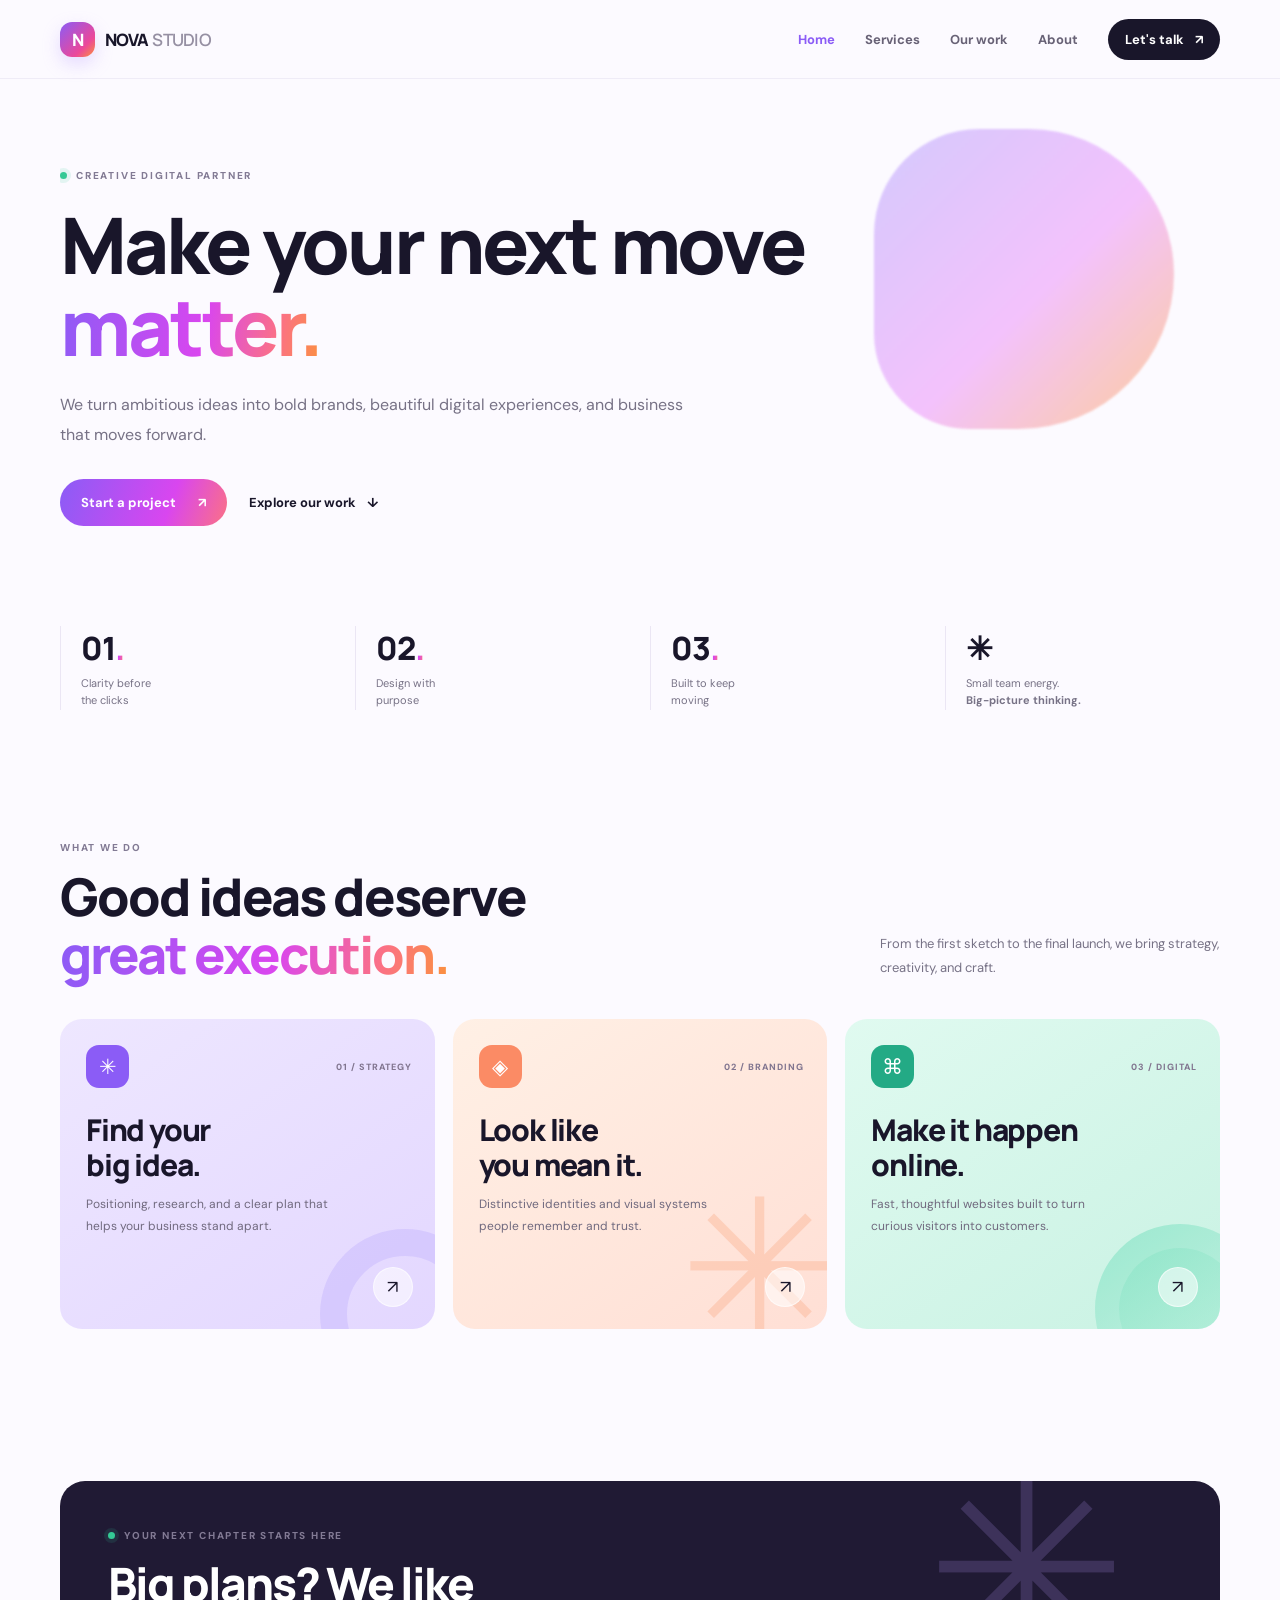
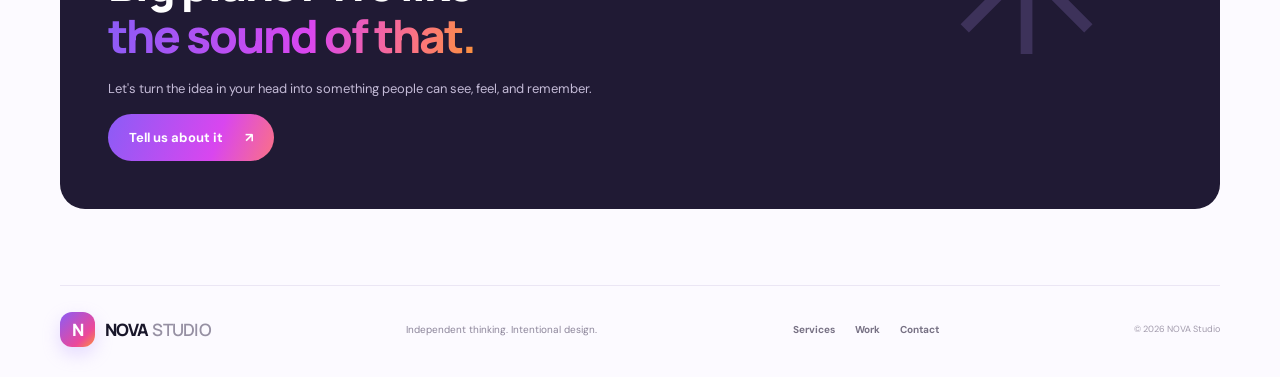
<file: index.html>
<!DOCTYPE html><html lang="en"><head><meta charset="UTF-8"><meta name="viewport" content="width=device-width,initial-scale=1"><meta name="description" content="NOVA Studio — creative strategy, branding and web experiences."><title>NOVA Studio | Home</title><link rel="stylesheet" href="style.css"></head><body>
<header class="site-header"><nav class="nav container"><a class="brand" href="index.html"><span class="brand-mark">N</span><span>NOVA<span class="brand-light">STUDIO</span></span></a><button class="menu-toggle" aria-label="Open navigation menu" aria-expanded="false"><span></span><span></span></button><div class="nav-links"><a class="active" href="index.html">Home</a><a href="services.html">Services</a><a href="work.html">Our work</a><a href="about.html">About</a><a class="nav-cta" href="contact.html">Let's talk <span>↗</span></a></div></nav></header>
<main><section class="page-hero container"><div class="hero-orb"></div><div class="eyebrow"><span class="dot"></span> CREATIVE DIGITAL PARTNER</div><h1>Make your next move <span class="gradient-text">matter.</span></h1><p>We turn ambitious ideas into bold brands, beautiful digital experiences, and business that moves forward.</p><div style="display:flex;gap:22px;align-items:center;flex-wrap:wrap;margin-top:28px"><a class="button primary" href="contact.html">Start a project <span>↗</span></a><a class="text-link" href="work.html">Explore our work <span>↓</span></a></div></section>
<section class="container stats reveal"><div class="stat"><strong>01<span class="gradient-text">.</span></strong><p>Clarity before<br>the clicks</p></div><div class="stat"><strong>02<span class="gradient-text">.</span></strong><p>Design with<br>purpose</p></div><div class="stat"><strong>03<span class="gradient-text">.</span></strong><p>Built to keep<br>moving</p></div><div class="stat"><strong>✳</strong><p>Small team energy.<br><b>Big-picture thinking.</b></p></div></section>
<section class="section container"><div class="section-head reveal"><div><div class="eyebrow">WHAT WE DO</div><h2>Good ideas deserve<br><span class="gradient-text">great execution.</span></h2></div><p>From the first sketch to the final launch, we bring strategy, creativity, and craft.</p></div><div class="grid-3"><article class="service-card lilac reveal"><div class="service-icon">✳</div><span class="card-index">01 / STRATEGY</span><h3>Find your<br>big idea.</h3><p>Positioning, research, and a clear plan that helps your business stand apart.</p><span class="card-deco ring"></span><a class="circle-link" href="services.html" aria-label="Explore strategy">↗</a></article><article class="service-card peach reveal"><div class="service-icon">◈</div><span class="card-index">02 / BRANDING</span><h3>Look like<br>you mean it.</h3><p>Distinctive identities and visual systems people remember and trust.</p><span class="card-deco star">✳</span><a class="circle-link" href="services.html" aria-label="Explore branding">↗</a></article><article class="service-card mint reveal"><div class="service-icon">⌘</div><span class="card-index">03 / DIGITAL</span><h3>Make it happen<br>online.</h3><p>Fast, thoughtful websites built to turn curious visitors into customers.</p><span class="card-deco orb-deco"></span><a class="circle-link" href="services.html" aria-label="Explore digital">↗</a></article></div></section>
<section class="section container"><div class="feature-band reveal"><div class="eyebrow"><span class="dot"></span> YOUR NEXT CHAPTER STARTS HERE</div><h2>Big plans? We like<br><span class="gradient-text">the sound of that.</span></h2><p>Let's turn the idea in your head into something people can see, feel, and remember.</p><a class="button primary" href="contact.html">Tell us about it <span>↗</span></a></div></section></main>
<footer class="footer container"><a class="brand" href="index.html"><span class="brand-mark">N</span><span>NOVA<span class="brand-light">STUDIO</span></span></a><p>Independent thinking. Intentional design.</p><div class="footer-links"><a href="services.html">Services</a><a href="work.html">Work</a><a href="contact.html">Contact</a></div><span class="copyright">© <span class="year"></span> NOVA Studio</span></footer><div class="toast" role="status"></div><script src="script.js"></script></body></html>
</file>
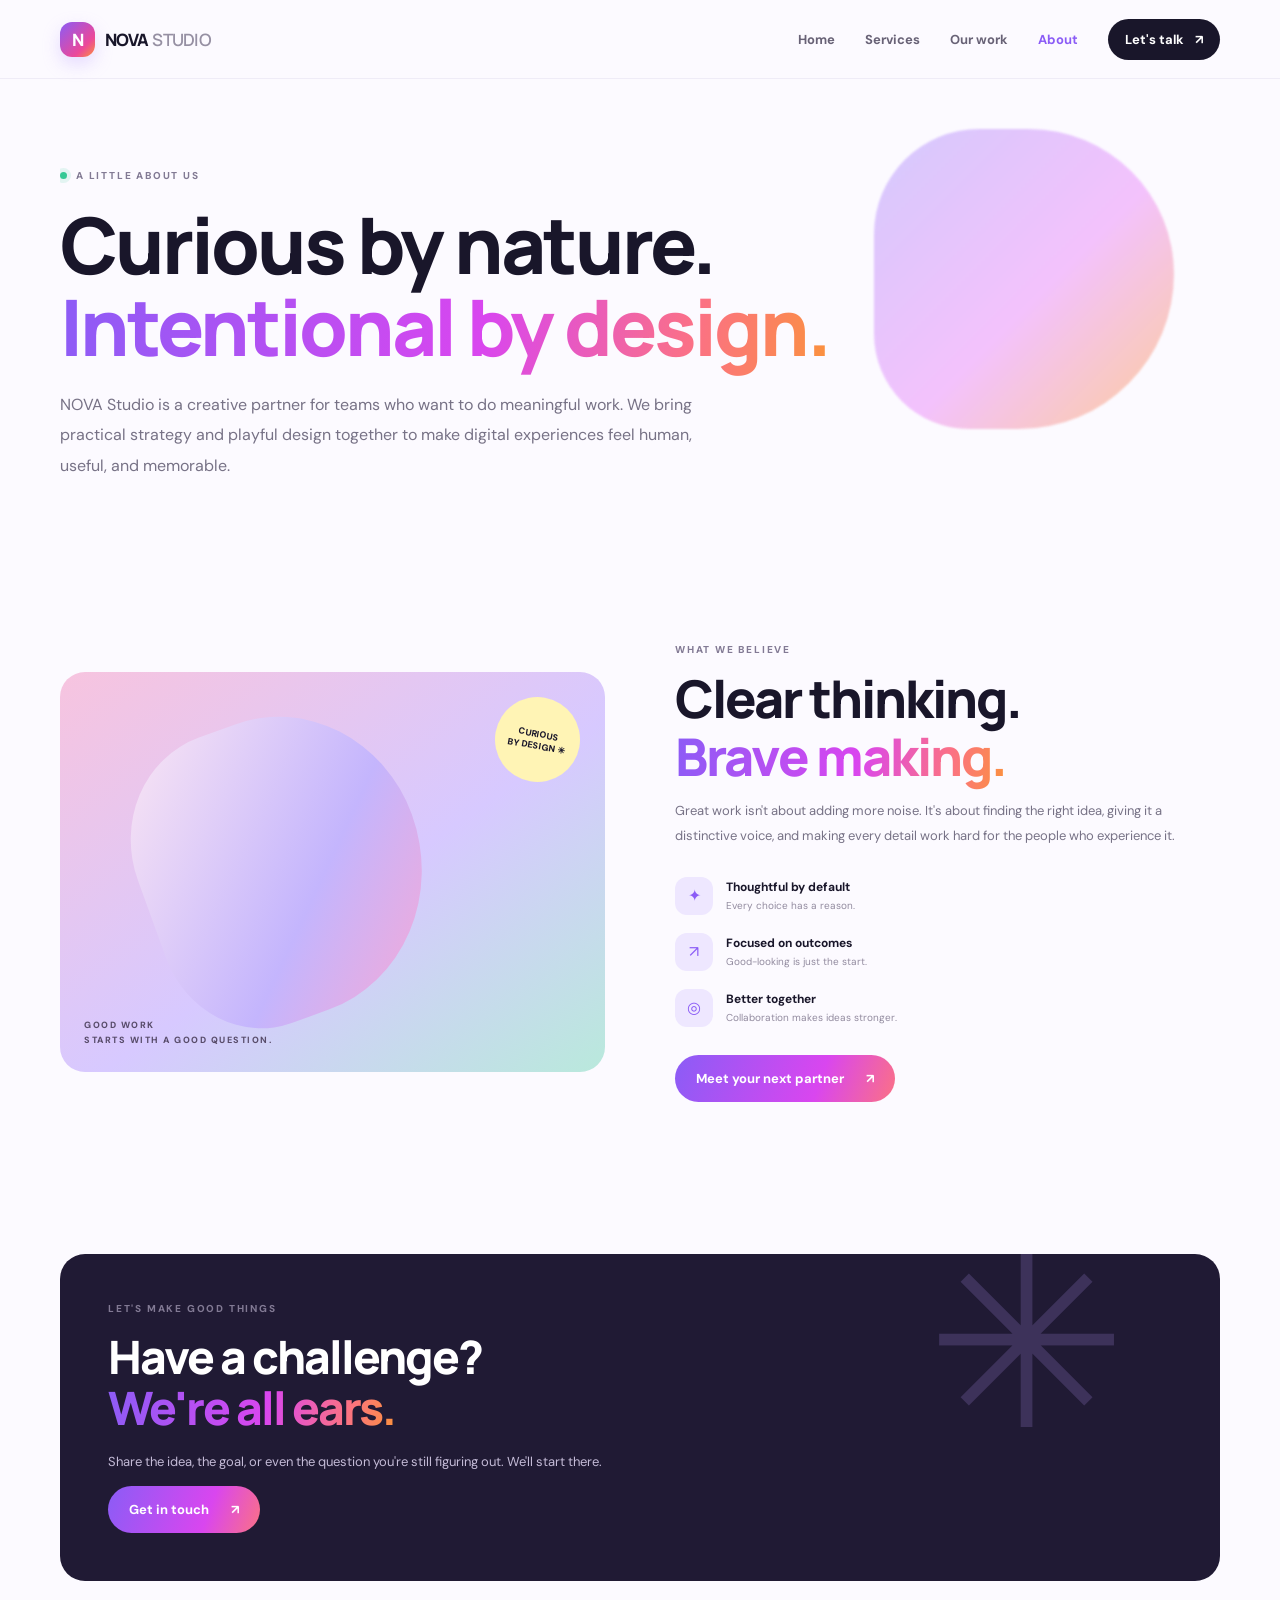
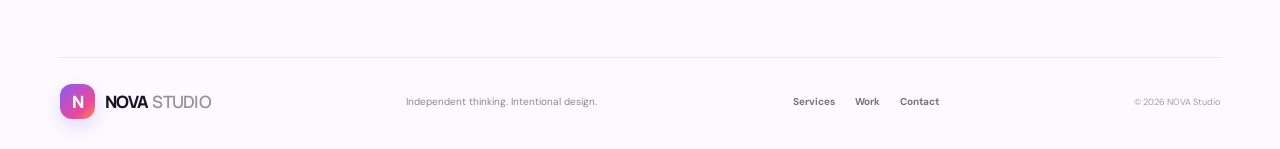
<file: about.html>
<!DOCTYPE html><html lang="en"><head><meta charset="UTF-8"><meta name="viewport" content="width=device-width,initial-scale=1"><title>About | NOVA Studio</title><link rel="stylesheet" href="style.css"></head><body>
<header class="site-header"><nav class="nav container"><a class="brand" href="index.html"><span class="brand-mark">N</span><span>NOVA<span class="brand-light">STUDIO</span></span></a><button class="menu-toggle" aria-label="Open navigation menu" aria-expanded="false"><span></span><span></span></button><div class="nav-links"><a href="index.html">Home</a><a href="services.html">Services</a><a href="work.html">Our work</a><a class="active" href="about.html">About</a><a class="nav-cta" href="contact.html">Let's talk <span>↗</span></a></div></nav></header>
<main><section class="page-hero container"><div class="hero-orb"></div><div class="eyebrow"><span class="dot"></span> A LITTLE ABOUT US</div><h1>Curious by nature.<br><span class="gradient-text">Intentional by design.</span></h1><p>NOVA Studio is a creative partner for teams who want to do meaningful work. We bring practical strategy and playful design together to make digital experiences feel human, useful, and memorable.</p></section>
<section class="section container"><div class="about-layout"><div class="about-art reveal"><div class="about-blob"></div><div class="about-stamp">CURIOUS<br>BY DESIGN ✳</div><div style="position:absolute;bottom:24px;left:24px;font-size:9px;font-weight:800;letter-spacing:1.5px;line-height:1.7;color:#584c6a">GOOD WORK<br>STARTS WITH A GOOD QUESTION.</div></div><div class="content-copy reveal"><div class="eyebrow">WHAT WE BELIEVE</div><h2>Clear thinking.<br><span class="gradient-text">Brave making.</span></h2><p>Great work isn't about adding more noise. It's about finding the right idea, giving it a distinctive voice, and making every detail work hard for the people who experience it.</p><div class="point-list"><div class="point"><span>✦</span><div><b>Thoughtful by default</b><small>Every choice has a reason.</small></div></div><div class="point"><span>↗</span><div><b>Focused on outcomes</b><small>Good-looking is just the start.</small></div></div><div class="point"><span>◎</span><div><b>Better together</b><small>Collaboration makes ideas stronger.</small></div></div></div><a class="button primary" href="contact.html">Meet your next partner <span>↗</span></a></div></div></section>
<section class="section container"><div class="feature-band reveal"><div class="eyebrow">LET'S MAKE GOOD THINGS</div><h2>Have a challenge?<br><span class="gradient-text">We're all ears.</span></h2><p>Share the idea, the goal, or even the question you're still figuring out. We'll start there.</p><a class="button primary" href="contact.html">Get in touch <span>↗</span></a></div></section></main>
<footer class="footer container"><a class="brand" href="index.html"><span class="brand-mark">N</span><span>NOVA<span class="brand-light">STUDIO</span></span></a><p>Independent thinking. Intentional design.</p><div class="footer-links"><a href="services.html">Services</a><a href="work.html">Work</a><a href="contact.html">Contact</a></div><span class="copyright">© <span class="year"></span> NOVA Studio</span></footer><div class="toast" role="status"></div><script src="script.js"></script></body></html>
</file>
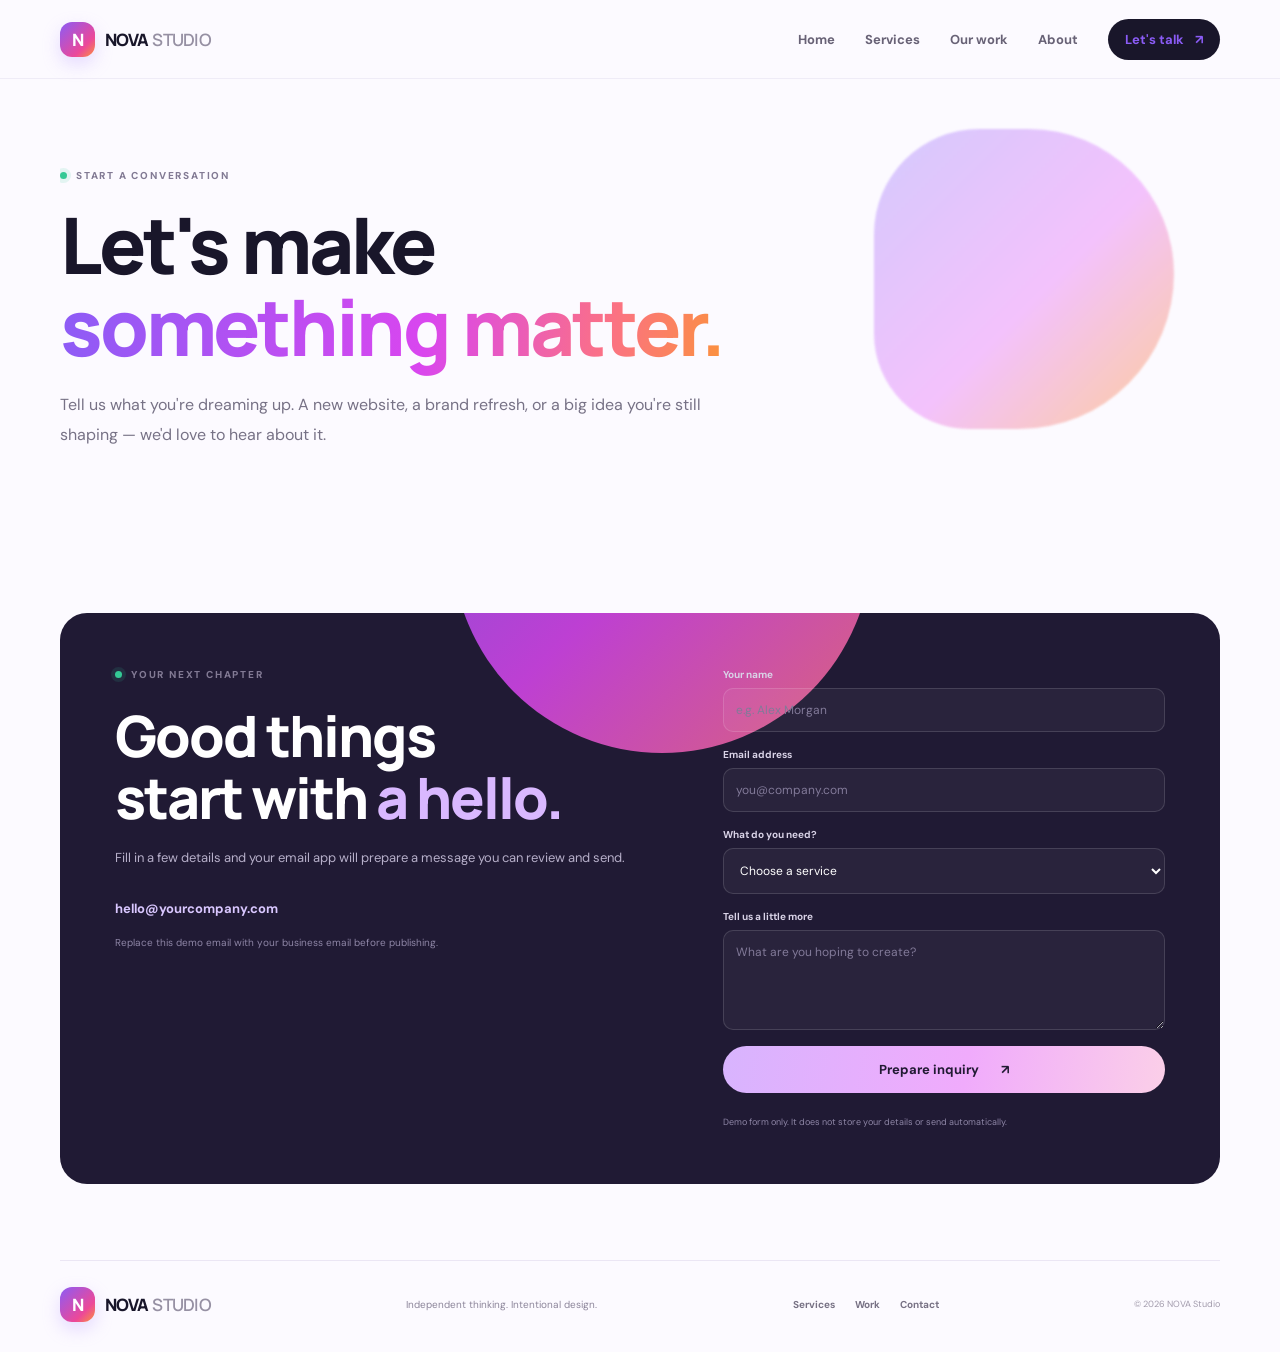
<file: contact.html>
<!DOCTYPE html><html lang="en"><head><meta charset="UTF-8"><meta name="viewport" content="width=device-width,initial-scale=1"><title>Contact | NOVA Studio</title><link rel="stylesheet" href="style.css"></head><body>
<header class="site-header"><nav class="nav container"><a class="brand" href="index.html"><span class="brand-mark">N</span><span>NOVA<span class="brand-light">STUDIO</span></span></a><button class="menu-toggle" aria-label="Open navigation menu" aria-expanded="false"><span></span><span></span></button><div class="nav-links"><a href="index.html">Home</a><a href="services.html">Services</a><a href="work.html">Our work</a><a href="about.html">About</a><a class="nav-cta active" href="contact.html">Let's talk <span>↗</span></a></div></nav></header>
<main><section class="page-hero container"><div class="hero-orb"></div><div class="eyebrow"><span class="dot"></span> START A CONVERSATION</div><h1>Let's make<br><span class="gradient-text">something matter.</span></h1><p>Tell us what you're dreaming up. A new website, a brand refresh, or a big idea you're still shaping — we'd love to hear about it.</p></section>
<section class="section container"><div class="contact-panel reveal"><div class="contact-copy"><div class="eyebrow"><span class="dot"></span> YOUR NEXT CHAPTER</div><h2>Good things<br>start with <span>a hello.</span></h2><p>Fill in a few details and your email app will prepare a message you can review and send.</p><p style="margin-top:28px;color:#d9c7ff;font-weight:700">hello@yourcompany.com</p><p style="font-size:10px;color:#8e86a6">Replace this demo email with your business email before publishing.</p></div>
<form class="contact-form" id="contactForm"><label for="name">Your name</label><input id="name" name="name" required minlength="2" placeholder="e.g. Alex Morgan"><label for="email">Email address</label><input id="email" name="email" type="email" required placeholder="you@company.com"><label for="service">What do you need?</label><select id="service" name="service" required><option value="" disabled selected>Choose a service</option><option>Brand strategy</option><option>Brand identity</option><option>Website design and development</option><option>Something else</option></select><label for="message">Tell us a little more</label><textarea id="message" name="message" required minlength="8" placeholder="What are you hoping to create?"></textarea><button class="button" type="submit">Prepare inquiry <span>↗</span></button><p class="form-message" id="formMessage" role="status" aria-live="polite"></p><small style="color:#8e86a6;font-size:9px;line-height:1.6">Demo form only. It does not store your details or send automatically.</small></form></div></section></main>
<footer class="footer container"><a class="brand" href="index.html"><span class="brand-mark">N</span><span>NOVA<span class="brand-light">STUDIO</span></span></a><p>Independent thinking. Intentional design.</p><div class="footer-links"><a href="services.html">Services</a><a href="work.html">Work</a><a href="contact.html">Contact</a></div><span class="copyright">© <span class="year"></span> NOVA Studio</span></footer><div class="toast" role="status"></div><script src="script.js"></script></body></html>
</file>
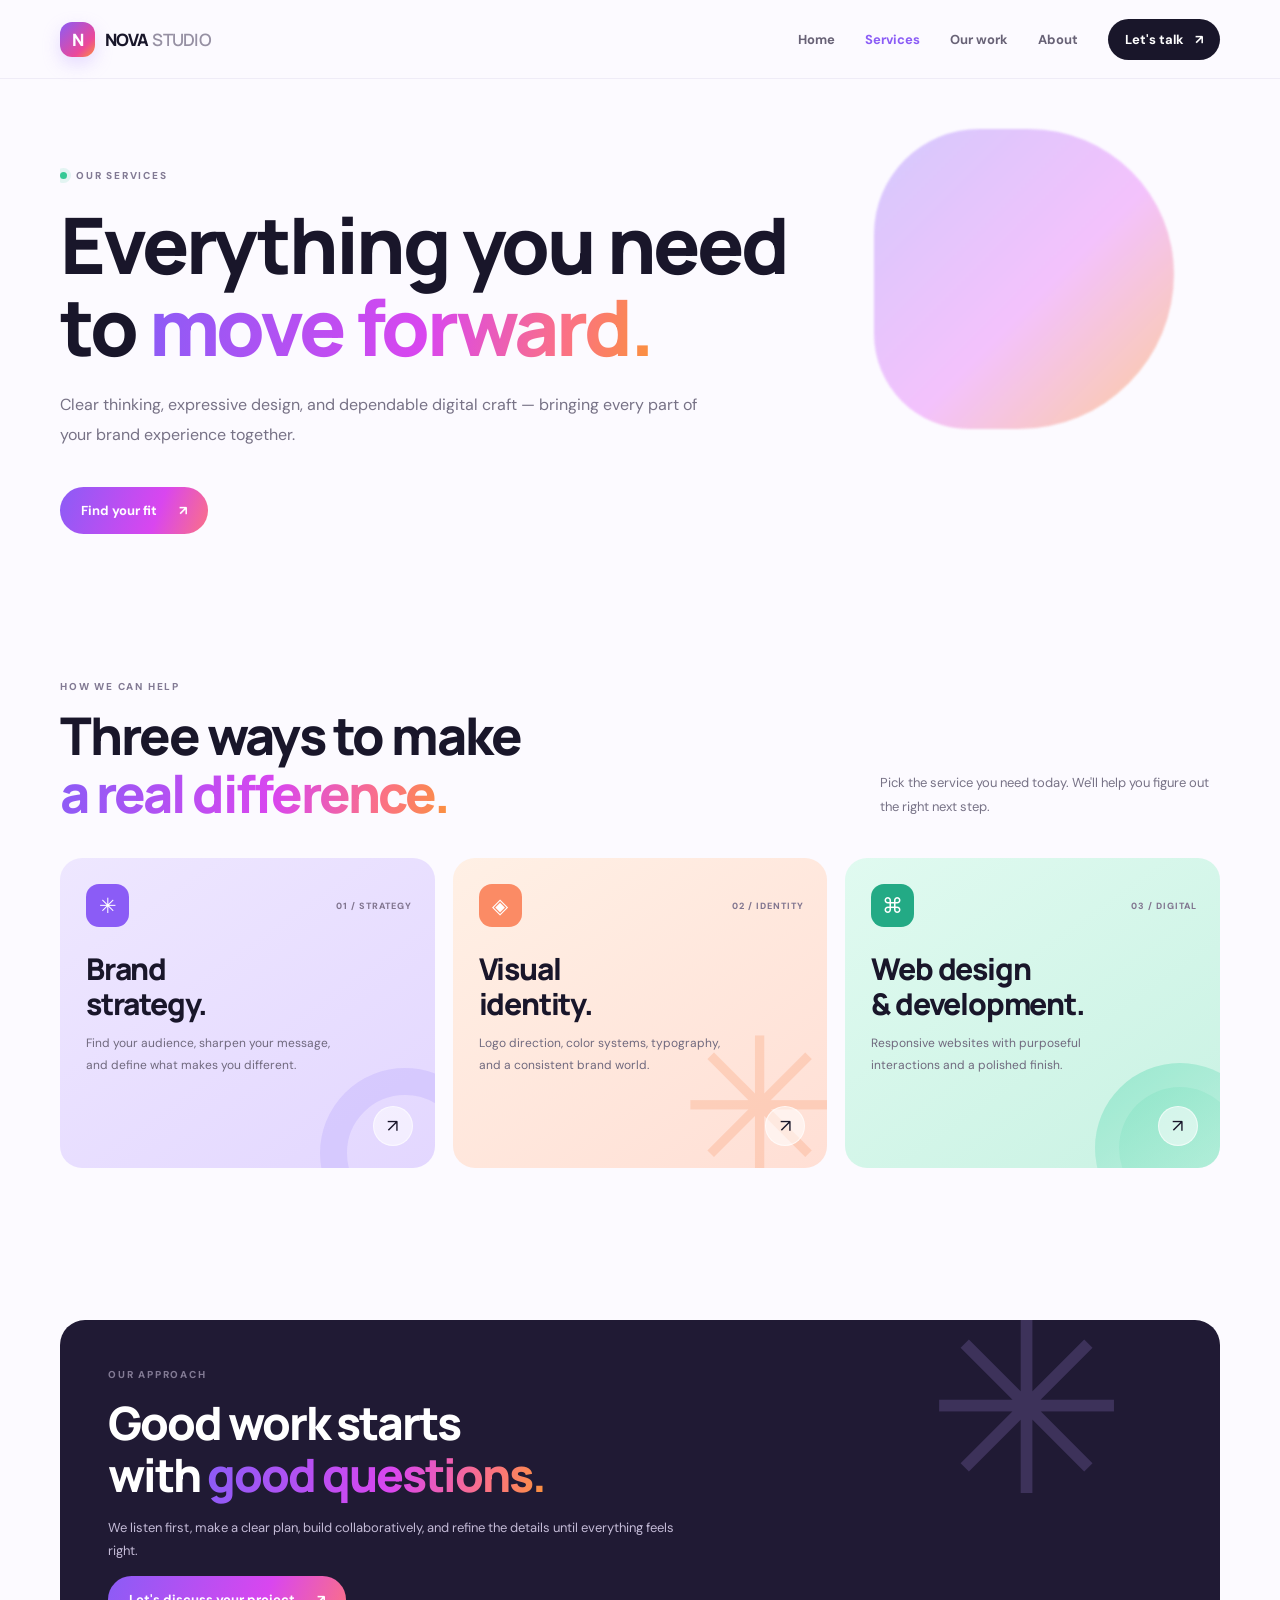
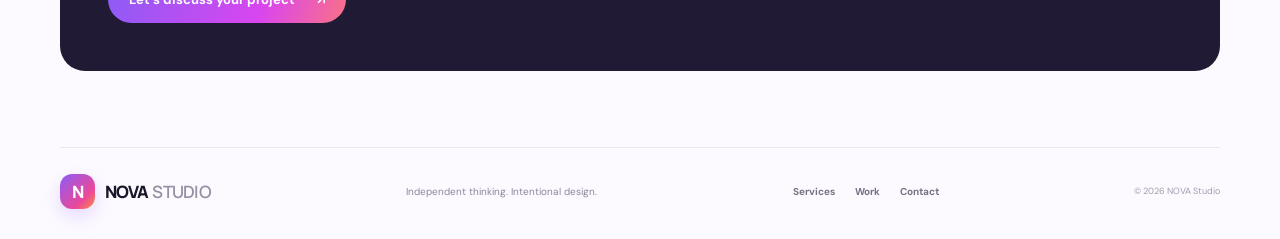
<file: services.html>
<!DOCTYPE html><html lang="en"><head><meta charset="UTF-8"><meta name="viewport" content="width=device-width,initial-scale=1"><title>Services | NOVA Studio</title><link rel="stylesheet" href="style.css"></head><body>
<header class="site-header"><nav class="nav container"><a class="brand" href="index.html"><span class="brand-mark">N</span><span>NOVA<span class="brand-light">STUDIO</span></span></a><button class="menu-toggle" aria-label="Open navigation menu" aria-expanded="false"><span></span><span></span></button><div class="nav-links"><a href="index.html">Home</a><a class="active" href="services.html">Services</a><a href="work.html">Our work</a><a href="about.html">About</a><a class="nav-cta" href="contact.html">Let's talk <span>↗</span></a></div></nav></header>
<main><section class="page-hero container"><div class="hero-orb"></div><div class="eyebrow"><span class="dot"></span> OUR SERVICES</div><h1>Everything you need<br>to <span class="gradient-text">move forward.</span></h1><p>Clear thinking, expressive design, and dependable digital craft — bringing every part of your brand experience together.</p><a class="button primary" href="contact.html" style="margin-top:20px">Find your fit <span>↗</span></a></section>
<section class="section container"><div class="section-head reveal"><div><div class="eyebrow">HOW WE CAN HELP</div><h2>Three ways to make<br><span class="gradient-text">a real difference.</span></h2></div><p>Pick the service you need today. We'll help you figure out the right next step.</p></div><div class="grid-3"><article class="service-card lilac reveal"><div class="service-icon">✳</div><span class="card-index">01 / STRATEGY</span><h3>Brand<br>strategy.</h3><p>Find your audience, sharpen your message, and define what makes you different.</p><span class="card-deco ring"></span><a class="circle-link" href="contact.html?service=Brand%20strategy" aria-label="Enquire about strategy">↗</a></article><article class="service-card peach reveal"><div class="service-icon">◈</div><span class="card-index">02 / IDENTITY</span><h3>Visual<br>identity.</h3><p>Logo direction, color systems, typography, and a consistent brand world.</p><span class="card-deco star">✳</span><a class="circle-link" href="contact.html?service=Brand%20identity" aria-label="Enquire about identity">↗</a></article><article class="service-card mint reveal"><div class="service-icon">⌘</div><span class="card-index">03 / DIGITAL</span><h3>Web design<br>& development.</h3><p>Responsive websites with purposeful interactions and a polished finish.</p><span class="card-deco orb-deco"></span><a class="circle-link" href="contact.html?service=Website%20design%20and%20development" aria-label="Enquire about web development">↗</a></article></div></section>
<section class="section container"><div class="feature-band reveal"><div class="eyebrow">OUR APPROACH</div><h2>Good work starts<br>with <span class="gradient-text">good questions.</span></h2><p>We listen first, make a clear plan, build collaboratively, and refine the details until everything feels right.</p><a class="button primary" href="contact.html">Let's discuss your project <span>↗</span></a></div></section></main>
<footer class="footer container"><a class="brand" href="index.html"><span class="brand-mark">N</span><span>NOVA<span class="brand-light">STUDIO</span></span></a><p>Independent thinking. Intentional design.</p><div class="footer-links"><a href="services.html">Services</a><a href="work.html">Work</a><a href="contact.html">Contact</a></div><span class="copyright">© <span class="year"></span> NOVA Studio</span></footer><div class="toast" role="status"></div><script src="script.js"></script></body></html>
</file>
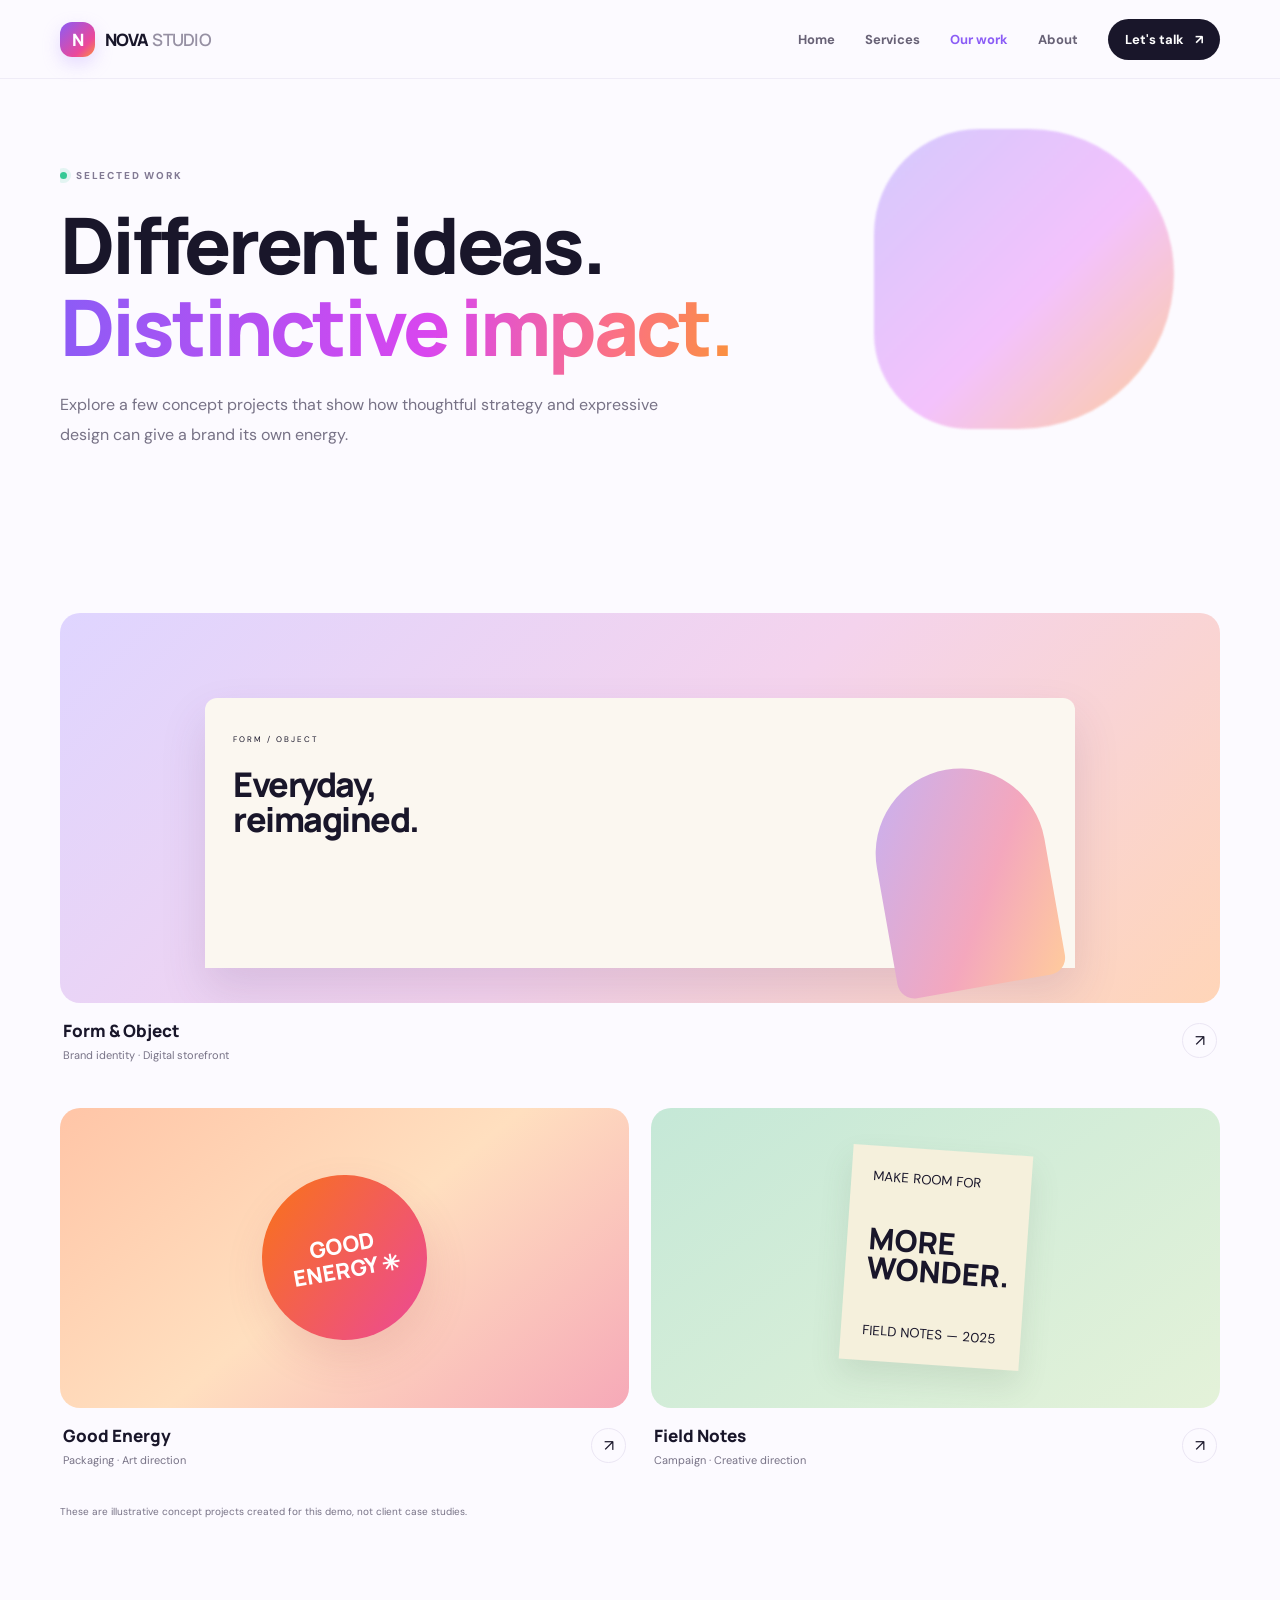
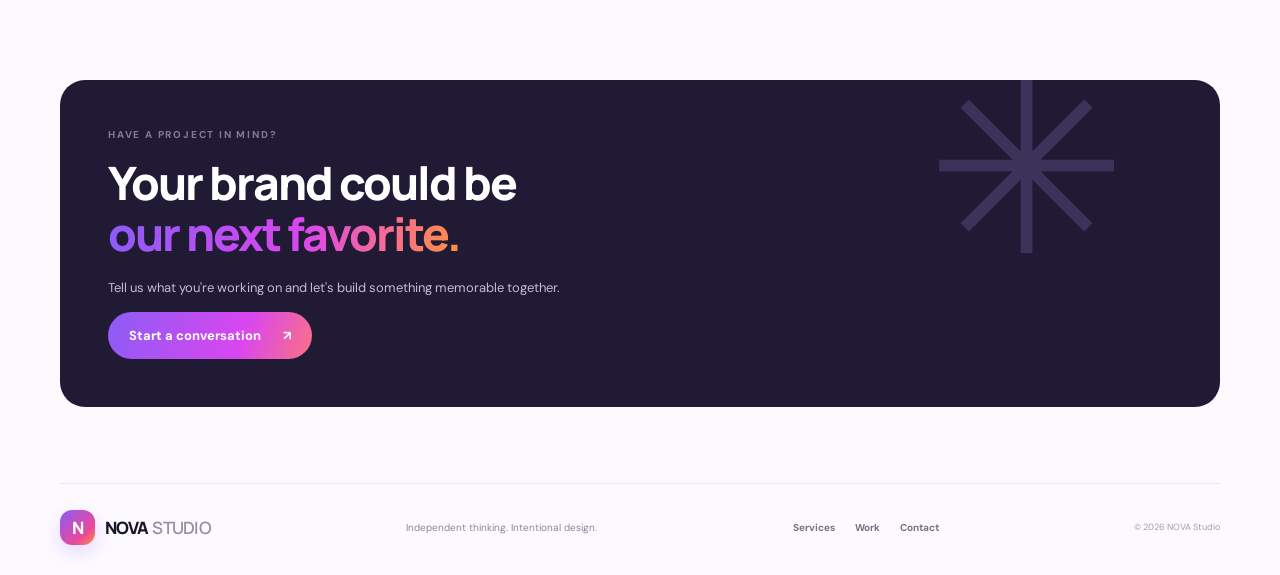
<file: work.html>
<!DOCTYPE html><html lang="en"><head><meta charset="UTF-8"><meta name="viewport" content="width=device-width,initial-scale=1"><title>Our Work | NOVA Studio</title><link rel="stylesheet" href="style.css"></head><body>
<header class="site-header"><nav class="nav container"><a class="brand" href="index.html"><span class="brand-mark">N</span><span>NOVA<span class="brand-light">STUDIO</span></span></a><button class="menu-toggle" aria-label="Open navigation menu" aria-expanded="false"><span></span><span></span></button><div class="nav-links"><a href="index.html">Home</a><a href="services.html">Services</a><a class="active" href="work.html">Our work</a><a href="about.html">About</a><a class="nav-cta" href="contact.html">Let's talk <span>↗</span></a></div></nav></header>
<main><section class="page-hero container"><div class="hero-orb"></div><div class="eyebrow"><span class="dot"></span> SELECTED WORK</div><h1>Different ideas.<br><span class="gradient-text">Distinctive impact.</span></h1><p>Explore a few concept projects that show how thoughtful strategy and expressive design can give a brand its own energy.</p></section>
<section class="section container"><div class="project-grid"><article class="project-card wide reveal"><div class="project-art art-lavender"><div class="browser-mock"><small>FORM / OBJECT</small><strong>Everyday,<br>reimagined.</strong><span class="product-shape"></span></div></div><div class="project-meta"><div><h3>Form & Object</h3><p>Brand identity · Digital storefront</p></div><span>↗</span></div></article><article class="project-card reveal"><div class="project-art art-peach"><div class="round-product">GOOD<br>ENERGY ✳</div></div><div class="project-meta"><div><h3>Good Energy</h3><p>Packaging · Art direction</p></div><span>↗</span></div></article><article class="project-card reveal"><div class="project-art art-mint"><div class="poster"><small>MAKE ROOM FOR</small><strong>MORE<br>WONDER.</strong><small>FIELD NOTES — 2025</small></div></div><div class="project-meta"><div><h3>Field Notes</h3><p>Campaign · Creative direction</p></div><span>↗</span></div></article></div><p style="color:var(--muted);font-size:10px;margin-top:22px">These are illustrative concept projects created for this demo, not client case studies.</p></section>
<section class="section container"><div class="feature-band reveal"><div class="eyebrow">HAVE A PROJECT IN MIND?</div><h2>Your brand could be<br><span class="gradient-text">our next favorite.</span></h2><p>Tell us what you're working on and let's build something memorable together.</p><a class="button primary" href="contact.html">Start a conversation <span>↗</span></a></div></section></main>
<footer class="footer container"><a class="brand" href="index.html"><span class="brand-mark">N</span><span>NOVA<span class="brand-light">STUDIO</span></span></a><p>Independent thinking. Intentional design.</p><div class="footer-links"><a href="services.html">Services</a><a href="work.html">Work</a><a href="contact.html">Contact</a></div><span class="copyright">© <span class="year"></span> NOVA Studio</span></footer><div class="toast" role="status"></div><script src="script.js"></script></body></html>
</file>
<file: style.css>
@import url('https://fonts.googleapis.com/css2?family=DM+Sans:wght@400;500;600;700&family=Manrope:wght@400;500;600;700;800&display=swap');
:root{--ink:#19162a;--muted:#777286;--paper:#fcfaff;--line:#ebe6f4;--purple:#8b5cf6;--pink:#ec4899;--orange:#fb923c;--mint:#8ce7c3;--display:'Manrope',sans-serif;--body:'DM Sans',sans-serif}
*{box-sizing:border-box}html{scroll-behavior:smooth;scroll-padding-top:100px}body{margin:0;background:var(--paper);color:var(--ink);font-family:var(--body);overflow-x:hidden}a{color:inherit;text-decoration:none}button,input,textarea,select{font:inherit}.container{width:min(1160px,calc(100% - 44px));margin:auto}.site-header{position:sticky;top:0;z-index:20;background:#fcfaffdc;backdrop-filter:blur(18px);border-bottom:1px solid #ebe6f4b8}.nav{min-height:78px;display:flex;align-items:center;justify-content:space-between}.brand{display:flex;align-items:center;gap:10px;font:800 17px var(--display);letter-spacing:-.7px}.brand-mark{width:35px;height:35px;border-radius:12px;display:grid;place-items:center;color:white;background:linear-gradient(135deg,#8b5cf6,#ec4899 70%,#fb923c);box-shadow:0 7px 18px #b69aff55}.brand-light{color:#9690a3;font-weight:600;margin-left:4px}.nav-links{display:flex;align-items:center;gap:30px;font-size:13px;font-weight:700;color:#686276}.nav-links a:hover,.nav-links a.active{color:#8b5cf6}.nav-links .nav-cta{background:var(--ink);color:white;padding:12px 17px;border-radius:99px}.nav-cta span{margin-left:8px}.menu-toggle{display:none;background:none;border:0;padding:8px}.menu-toggle span{display:block;width:24px;height:2px;background:var(--ink);margin:5px}.gradient-text{color:transparent;background:linear-gradient(100deg,#8b5cf6,#d946ef 55%,#fb7185 82%,#fb923c);background-clip:text;-webkit-background-clip:text}.eyebrow{display:flex;align-items:center;gap:9px;color:#827a94;font-size:10px;font-weight:800;letter-spacing:1.8px}.dot{width:7px;height:7px;background:#34c995;border-radius:50%;box-shadow:0 0 0 4px #34c99520}.button{display:inline-flex;align-items:center;justify-content:center;gap:22px;padding:15px 21px;border:0;border-radius:99px;font-size:13px;font-weight:700;cursor:pointer;transition:transform .2s,box-shadow .2s}.button:hover{transform:translateY(-3px);box-shadow:0 12px 25px #8b5cf633}.primary{color:#fff;background:linear-gradient(110deg,#8b5cf6,#d946ef 65%,#fb7185)}.dark-button{background:var(--ink);color:#fff}.text-link{font-size:13px;font-weight:700}.text-link span{margin-left:8px}.page-hero{padding:90px 0 70px;position:relative;overflow:hidden}.page-hero h1{font:800 clamp(44px,7vw,78px)/1.05 var(--display);letter-spacing:-3px;max-width:850px;margin:22px 0}.page-hero p{max-width:650px;color:var(--muted);font-size:16px;line-height:1.9}.hero-orb{position:absolute;width:300px;height:300px;right:4%;top:50px;border-radius:42% 58% 62% 38%;background:linear-gradient(135deg,#c4b5fd,#f0abfc 55%,#fdba74);filter:blur(1px);opacity:.7;animation:morph 8s ease-in-out infinite alternate;z-index:-1}.section{padding:76px 0}.section-head{display:flex;justify-content:space-between;align-items:end;gap:28px;margin-bottom:35px}.section-head h2,.content-copy h2{font:800 clamp(34px,4.5vw,52px)/1.12 var(--display);letter-spacing:-2px;margin:14px 0 0}.section-head>p{max-width:340px;color:var(--muted);font-size:13px;line-height:1.8;margin:0 0 5px}.grid-3{display:grid;grid-template-columns:repeat(3,1fr);gap:18px}.service-card{min-height:310px;position:relative;overflow:hidden;border-radius:22px;padding:26px;transition:transform .25s,box-shadow .25s}.service-card:hover{transform:translateY(-6px);box-shadow:0 20px 40px #34204d14}.lilac{background:linear-gradient(145deg,#eee7ff,#e3d7ff)}.peach{background:linear-gradient(145deg,#fff0e5,#ffdfd5)}.mint{background:linear-gradient(145deg,#e0faf0,#c9f2e3)}.service-icon{width:43px;height:43px;border-radius:13px;background:#8b5cf6;color:#fff;display:grid;place-items:center;font-size:21px}.peach .service-icon{background:#fb8b65}.mint .service-icon{background:#23aa85}.card-index{position:absolute;right:23px;top:42px;color:#81758f;font-size:9px;font-weight:800;letter-spacing:1px}.service-card h3{font:800 30px/1.15 var(--display);letter-spacing:-1.2px;margin:25px 0 12px}.service-card p{max-width:250px;font-size:12px;color:#70697e;line-height:1.8}.circle-link{position:absolute;bottom:22px;right:22px;width:40px;height:40px;border:1px solid #fff9;border-radius:50%;background:#ffffff90;display:grid;place-items:center;font-size:18px}.card-deco{position:absolute;z-index:0;pointer-events:none}.ring{width:170px;height:170px;right:-55px;bottom:-70px;border:27px solid #c4b5fd75;border-radius:50%}.star{right:-12px;bottom:-65px;color:#fbad8c65;font-size:190px}.orb-deco{width:170px;height:170px;right:-45px;bottom:-65px;border-radius:50%;background:linear-gradient(145deg,#5ed9b2a0,#b8f5df30);box-shadow:inset 0 0 0 24px #ffffff25}.feature-band{padding:48px;border-radius:25px;background:#201a34;color:white;position:relative;overflow:hidden}.feature-band h2{font:800 clamp(30px,4vw,46px)/1.12 var(--display);letter-spacing:-2px;margin:16px 0}.feature-band p{max-width:570px;color:#c4bbd7;line-height:1.8;font-size:13px}.feature-band:after{content:'✳';position:absolute;right:8%;top:-65px;font-size:240px;color:#b89aff30}.stats{display:grid;grid-template-columns:repeat(4,1fr);gap:20px;padding:30px 0 55px}.stat{border-left:1px solid var(--line);padding-left:20px}.stat strong{display:block;font:800 32px var(--display);letter-spacing:-1px}.stat p{font-size:11px;line-height:1.6;color:var(--muted);margin:5px 0 0}.project-grid{display:grid;grid-template-columns:1fr 1fr;gap:30px 22px}.project-card.wide{grid-column:1/-1}.project-art{height:300px;border-radius:20px;display:grid;place-items:center;position:relative;overflow:hidden}.wide .project-art{height:390px}.art-lavender{background:linear-gradient(135deg,#dfd5ff,#f4d3ed 52%,#ffd5b8)}.art-peach{background:linear-gradient(140deg,#ffc5a7,#ffdfbf 50%,#f6a9b8)}.art-mint{background:linear-gradient(145deg,#c5e8d7,#e4f2d9)}.browser-mock{width:75%;height:270px;background:#fbf7f0;border-radius:12px 12px 0 0;box-shadow:0 22px 45px #5b3a6e25;position:relative;transform:translateY(25px);padding:28px}.browser-mock small{letter-spacing:2px;font-size:8px}.browser-mock strong{display:block;font:800 34px/1.05 var(--display);margin-top:20px;letter-spacing:-1.5px}.product-shape{position:absolute;width:170px;height:220px;right:25px;bottom:-20px;border-radius:100px 100px 20px 20px;background:linear-gradient(120deg,#c6b1f3,#f4a7bd 60%,#ffcb9c);transform:rotate(-10deg)}.round-product{width:165px;height:165px;border-radius:50%;display:grid;place-items:center;text-align:center;color:white;background:linear-gradient(135deg,#f97316,#ec4899);font:800 22px/1.1 var(--display);box-shadow:0 18px 40px #b3425c25;transform:rotate(-10deg)}.poster{width:180px;min-height:215px;background:#f5f0dc;padding:22px;display:flex;flex-direction:column;justify-content:space-between;box-shadow:0 15px 30px #4c675020;transform:rotate(4deg)}.poster strong{font:800 30px/.95 var(--display)}.project-meta{display:flex;justify-content:space-between;align-items:center;padding:16px 3px}.project-meta h3{font:800 17px var(--display);margin:0 0 6px}.project-meta p{font-size:11px;color:var(--muted);margin:0}.project-meta span{width:35px;height:35px;border:1px solid var(--line);border-radius:50%;display:grid;place-items:center}.about-layout{display:grid;grid-template-columns:1fr 1fr;gap:70px;align-items:center}.about-art{min-height:400px;border-radius:25px;background:linear-gradient(145deg,#f7c4df,#d7c9ff 55%,#b9e9dc);position:relative;overflow:hidden}.about-blob{position:absolute;width:280px;height:300px;top:45px;left:15%;border-radius:44% 56% 60% 40%;background:linear-gradient(135deg,#fce7f3,#c4b5fd 60%,#f9a8d4);transform:rotate(-20deg);animation:morph 8s ease-in-out infinite alternate}.about-stamp{position:absolute;top:25px;right:25px;width:85px;height:85px;border-radius:50%;display:grid;place-content:center;text-align:center;background:#fff4b5;font-size:9px;font-weight:800;transform:rotate(10deg)}.content-copy>p{color:var(--muted);font-size:13px;line-height:1.9}.point-list{display:grid;gap:18px;margin:28px 0}.point{display:flex;gap:13px;align-items:center}.point>span{width:38px;height:38px;border-radius:12px;background:#eee7ff;color:#8b5cf6;display:grid;place-items:center}.point b,.point small{display:block}.point b{font-size:12px}.point small{font-size:10px;color:#928b9f;margin-top:4px}.contact-panel{display:grid;grid-template-columns:1fr .8fr;gap:55px;padding:55px;border-radius:27px;background:#201a34;color:white;position:relative;overflow:hidden}.contact-panel:before{content:'';position:absolute;width:420px;height:420px;border-radius:50%;top:-280px;right:30%;background:linear-gradient(135deg,#8b5cf6,#d946ef,#fb7185);opacity:.85}.contact-copy,.contact-form{position:relative}.contact-copy h2{font:800 clamp(38px,5vw,57px)/1.1 var(--display);letter-spacing:-2px;margin:23px 0 17px}.contact-copy h2 span{color:#d9b8ff}.contact-copy>p{color:#b6afc9;font-size:13px;line-height:1.8}.contact-form{display:flex;flex-direction:column}.contact-form label{font-size:10px;font-weight:700;color:#d9d3e7;margin:0 0 7px}.contact-form input,.contact-form textarea,.contact-form select{width:100%;color:white;background:#ffffff0b;border:1px solid #ffffff22;border-radius:10px;outline:0;padding:13px 12px;margin-bottom:16px;font-size:12px}.contact-form textarea{resize:vertical;min-height:100px}.contact-form input:focus,.contact-form textarea:focus,.contact-form select:focus{border-color:#c4a5fd}.contact-form input::placeholder,.contact-form textarea::placeholder{color:#827a99}.contact-form select option{color:#19162a}.contact-form .button{width:100%;background:linear-gradient(100deg,#d8b4fe,#f0abfc 55%,#fbcfe8);color:#211a33}.form-message{font-size:11px;color:#d9c7ff;line-height:1.7}.footer{border-top:1px solid var(--line);padding:26px 0 30px;display:flex;justify-content:space-between;align-items:center;gap:20px;flex-wrap:wrap}.footer p{font-size:10px;color:#8c859a;margin:0}.footer-links{display:flex;gap:20px;font-size:10px;font-weight:700;color:#777184}.copyright{font-size:9px;color:#a29bac}.reveal{opacity:0;transform:translateY(20px);transition:opacity .65s,transform .65s}.reveal.visible{opacity:1;transform:none}.toast{position:fixed;bottom:20px;left:50%;transform:translate(-50%,15px);padding:12px 18px;background:#201a34;color:white;border-radius:99px;font-size:12px;opacity:0;pointer-events:none;transition:.25s;z-index:60}.toast.show{opacity:1;transform:translate(-50%,0)}@keyframes morph{0%{border-radius:40% 60% 58% 42%/45% 38% 62% 55%}100%{border-radius:58% 42% 38% 62%/55% 58% 42% 45%}}@media(prefers-reduced-motion:reduce){*,*:before,*:after{animation-duration:.01ms!important;transition-duration:.01ms!important;scroll-behavior:auto!important}.reveal{opacity:1;transform:none}}
@media(max-width:850px){.nav-links{gap:17px}.grid-3{grid-template-columns:1fr 1fr}.service-card:last-child{grid-column:1/-1}.about-layout{gap:35px}.contact-panel{padding:38px;gap:30px}.stats{grid-template-columns:repeat(2,1fr)}}
@media(max-width:650px){.container{width:calc(100% - 34px)}.nav{min-height:68px}.menu-toggle{display:block}.nav-links{display:none;position:absolute;top:67px;left:17px;right:17px;padding:16px;background:white;border:1px solid var(--line);border-radius:16px;box-shadow:0 20px 35px #34204d15;align-items:stretch;flex-direction:column;gap:0}.nav-links.open{display:flex}.nav-links>a{padding:13px 10px}.nav-links .nav-cta{text-align:center;margin-top:5px}.page-hero{padding:65px 0 48px}.page-hero h1{font-size:clamp(43px,12vw,60px);letter-spacing:-2px}.page-hero p{font-size:14px}.hero-orb{width:200px;height:200px;right:-80px;top:10px;opacity:.45}.section{padding:55px 0}.section-head{display:block}.section-head>p{margin-top:16px}.grid-3{grid-template-columns:1fr}.service-card:last-child{grid-column:auto}.service-card{min-height:280px}.stats{gap:20px 8px}.stat{padding-left:12px}.stat strong{font-size:27px}.project-grid{grid-template-columns:1fr}.project-card.wide{grid-column:auto}.project-art,.wide .project-art{height:265px}.browser-mock{width:84%;height:225px;padding:20px}.browser-mock strong{font-size:28px}.product-shape{width:120px;height:175px;right:12px}.round-product{width:145px;height:145px}.about-layout{grid-template-columns:1fr;gap:30px}.about-art{min-height:320px}.about-blob{width:230px;height:245px}.contact-panel{grid-template-columns:1fr;padding:29px 22px;gap:23px}.contact-copy h2{font-size:43px}.contact-panel:before{width:300px;height:300px;right:-70px;top:-200px}.footer{justify-content:flex-start;gap:16px 22px}.footer p{width:100%;order:2}.footer-links{order:3}.copyright{order:4;margin-left:auto}}
</file>
